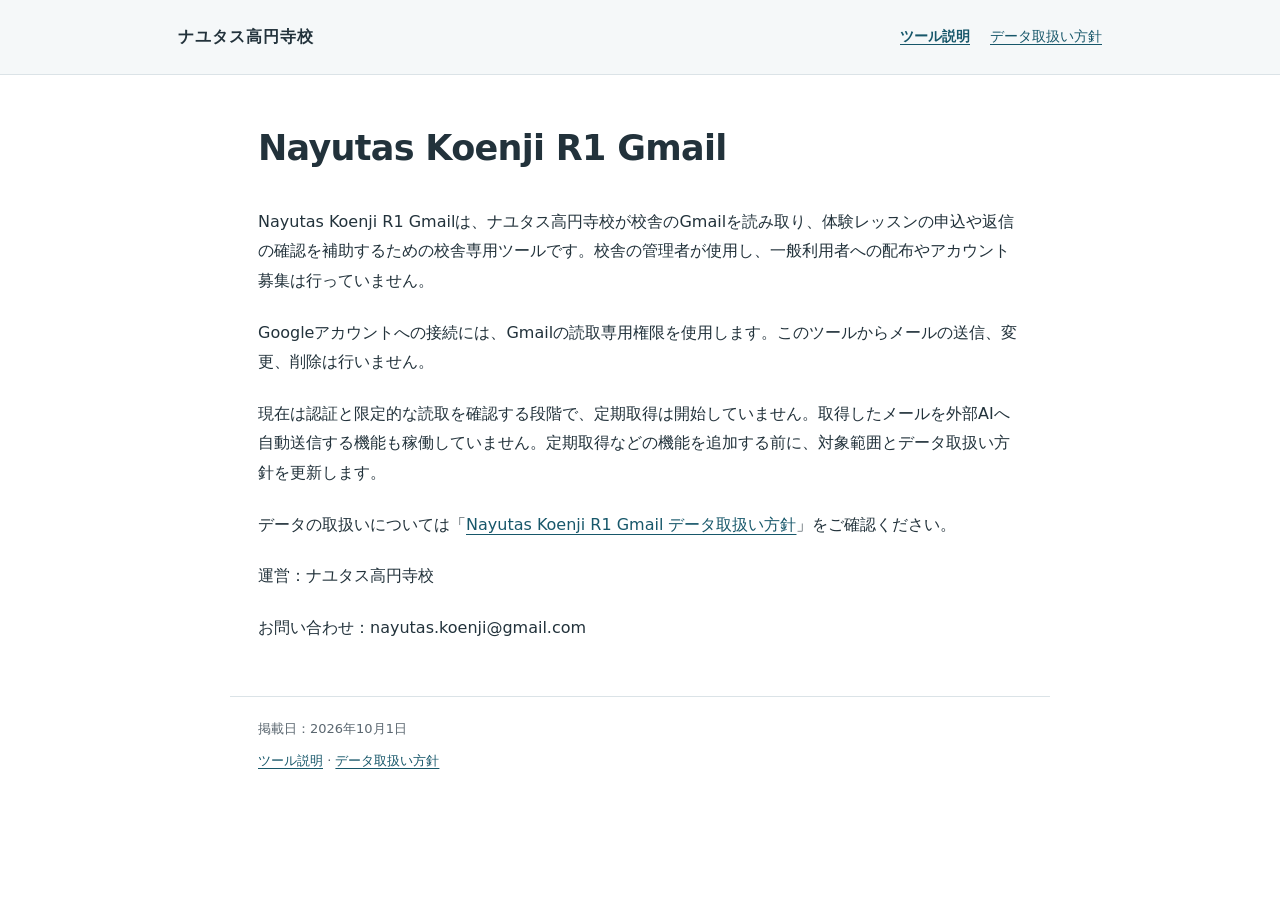
<file: index.html>
<!doctype html>
<html lang="ja">
<head>
  <meta charset="utf-8">
  <meta name="viewport" content="width=device-width, initial-scale=1">
  <title>Nayutas Koenji R1 Gmail</title>
  <link rel="stylesheet" href="styles.css">
</head>
<body>
  <a class="skip-link" href="#main">本文へ移動</a>
  <header class="site-header"><div class="header-inner"><span>ナユタス高円寺校</span><nav aria-label="ページ案内"><a href="index.html" aria-current="page">ツール説明</a><a href="privacy.html">データ取扱い方針</a></nav></div></header>
  <main id="main">
    <h1>Nayutas Koenji R1 Gmail</h1>
    <p>Nayutas Koenji R1 Gmailは、ナユタス高円寺校が校舎のGmailを読み取り、体験レッスンの申込や返信の確認を補助するための校舎専用ツールです。校舎の管理者が使用し、一般利用者への配布やアカウント募集は行っていません。</p>
    <p>Googleアカウントへの接続には、Gmailの読取専用権限を使用します。このツールからメールの送信、変更、削除は行いません。</p>
    <p>現在は認証と限定的な読取を確認する段階で、定期取得は開始していません。取得したメールを外部AIへ自動送信する機能も稼働していません。定期取得などの機能を追加する前に、対象範囲とデータ取扱い方針を更新します。</p>
    <p>データの取扱いについては「<a href="privacy.html">Nayutas Koenji R1 Gmail データ取扱い方針</a>」をご確認ください。</p>
    <p>運営：ナユタス高円寺校</p>
    <p>お問い合わせ：nayutas.koenji@gmail.com</p>
  </main>
  <footer><p>掲載日：2026年10月1日</p><p><a href="index.html">ツール説明</a> · <a href="privacy.html">データ取扱い方針</a></p></footer>
</body>
</html>
</file>
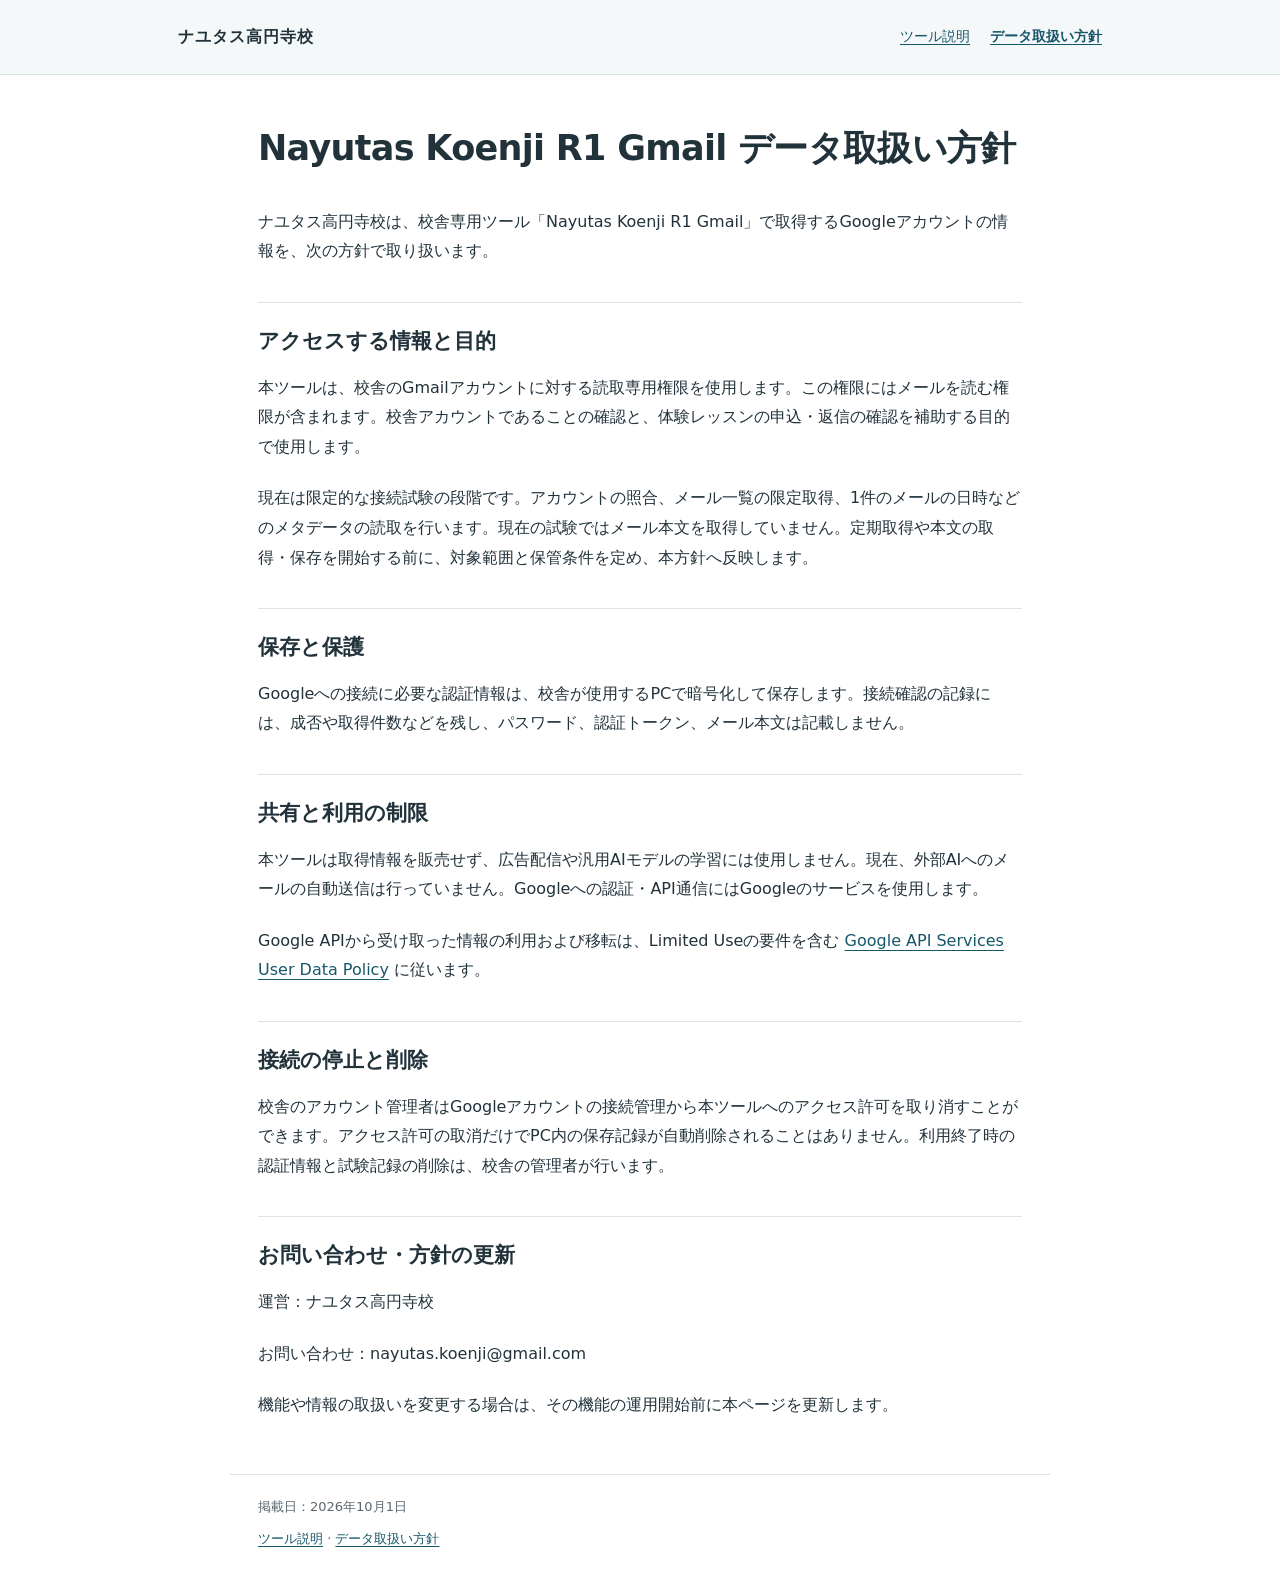
<file: privacy.html>
<!doctype html>
<html lang="ja">
<head>
  <meta charset="utf-8">
  <meta name="viewport" content="width=device-width, initial-scale=1">
  <title>Nayutas Koenji R1 Gmail データ取扱い方針</title>
  <link rel="stylesheet" href="styles.css">
</head>
<body>
  <a class="skip-link" href="#main">本文へ移動</a>
  <header class="site-header"><div class="header-inner"><span>ナユタス高円寺校</span><nav aria-label="ページ案内"><a href="index.html">ツール説明</a><a href="privacy.html" aria-current="page">データ取扱い方針</a></nav></div></header>
  <main id="main">
    <h1>Nayutas Koenji R1 Gmail データ取扱い方針</h1>
    <p>ナユタス高円寺校は、校舎専用ツール「Nayutas Koenji R1 Gmail」で取得するGoogleアカウントの情報を、次の方針で取り扱います。</p>
    <h2>アクセスする情報と目的</h2>
    <p>本ツールは、校舎のGmailアカウントに対する読取専用権限を使用します。この権限にはメールを読む権限が含まれます。校舎アカウントであることの確認と、体験レッスンの申込・返信の確認を補助する目的で使用します。</p>
    <p>現在は限定的な接続試験の段階です。アカウントの照合、メール一覧の限定取得、1件のメールの日時などのメタデータの読取を行います。現在の試験ではメール本文を取得していません。定期取得や本文の取得・保存を開始する前に、対象範囲と保管条件を定め、本方針へ反映します。</p>
    <h2>保存と保護</h2>
    <p>Googleへの接続に必要な認証情報は、校舎が使用するPCで暗号化して保存します。接続確認の記録には、成否や取得件数などを残し、パスワード、認証トークン、メール本文は記載しません。</p>
    <h2>共有と利用の制限</h2>
    <p>本ツールは取得情報を販売せず、広告配信や汎用AIモデルの学習には使用しません。現在、外部AIへのメールの自動送信は行っていません。Googleへの認証・API通信にはGoogleのサービスを使用します。</p>
    <p>Google APIから受け取った情報の利用および移転は、Limited Useの要件を含む <a href="https://developers.google.com/terms/api-services-user-data-policy">Google API Services User Data Policy</a> に従います。</p>
    <h2>接続の停止と削除</h2>
    <p>校舎のアカウント管理者はGoogleアカウントの接続管理から本ツールへのアクセス許可を取り消すことができます。アクセス許可の取消だけでPC内の保存記録が自動削除されることはありません。利用終了時の認証情報と試験記録の削除は、校舎の管理者が行います。</p>
    <h2>お問い合わせ・方針の更新</h2>
    <p>運営：ナユタス高円寺校</p>
    <p>お問い合わせ：nayutas.koenji@gmail.com</p>
    <p>機能や情報の取扱いを変更する場合は、その機能の運用開始前に本ページを更新します。</p>
  </main>
  <footer><p>掲載日：2026年10月1日</p><p><a href="index.html">ツール説明</a> · <a href="privacy.html">データ取扱い方針</a></p></footer>
</body>
</html>
</file>
<file: styles.css>
:root{color-scheme:light;--ink:#22323b;--muted:#5b6770;--line:#dbe3e7;--link:#17576a;--paper:#fff;--wash:#f5f8f9}
*{box-sizing:border-box}body{margin:0;background:var(--paper);color:var(--ink);font-family:system-ui,-apple-system,"Segoe UI","Noto Sans JP",sans-serif;line-height:1.85;overflow-wrap:anywhere}
a{color:var(--link);text-underline-offset:.22em}a:hover{text-decoration-thickness:2px}a:focus-visible{outline:3px solid #1f778f;outline-offset:5px}
.site-header{border-bottom:1px solid var(--line);background:var(--wash)}.header-inner{max-width:980px;margin:0 auto;padding:22px 28px;display:flex;justify-content:space-between;gap:18px;align-items:center;flex-wrap:wrap}.header-inner>span{font-weight:650;letter-spacing:.06em}nav{display:flex;flex-wrap:wrap;gap:20px;font-size:14px}nav a[aria-current=page]{font-weight:700}
main{max-width:820px;margin:0 auto;padding:46px 28px 32px}h1{font-size:clamp(25px,4.7vw,35px);line-height:1.55;letter-spacing:-.02em;margin:0 0 32px}h2{font-size:21px;line-height:1.6;margin:36px 0 14px;padding-top:22px;border-top:1px solid var(--line)}p{font-size:16px;margin:0 0 22px}footer{max-width:820px;margin:0 auto;padding:20px 28px 36px;border-top:1px solid var(--line);color:var(--muted)}footer p{font-size:13px;margin:0 0 8px}.skip-link{position:absolute;top:-100px;left:16px;background:white;padding:8px 14px;z-index:1}.skip-link:focus{top:12px}
@media(max-width:520px){.header-inner{padding:18px 20px;gap:10px}main{padding:30px 20px 24px}footer{padding:20px}nav{gap:16px}}
</file>
